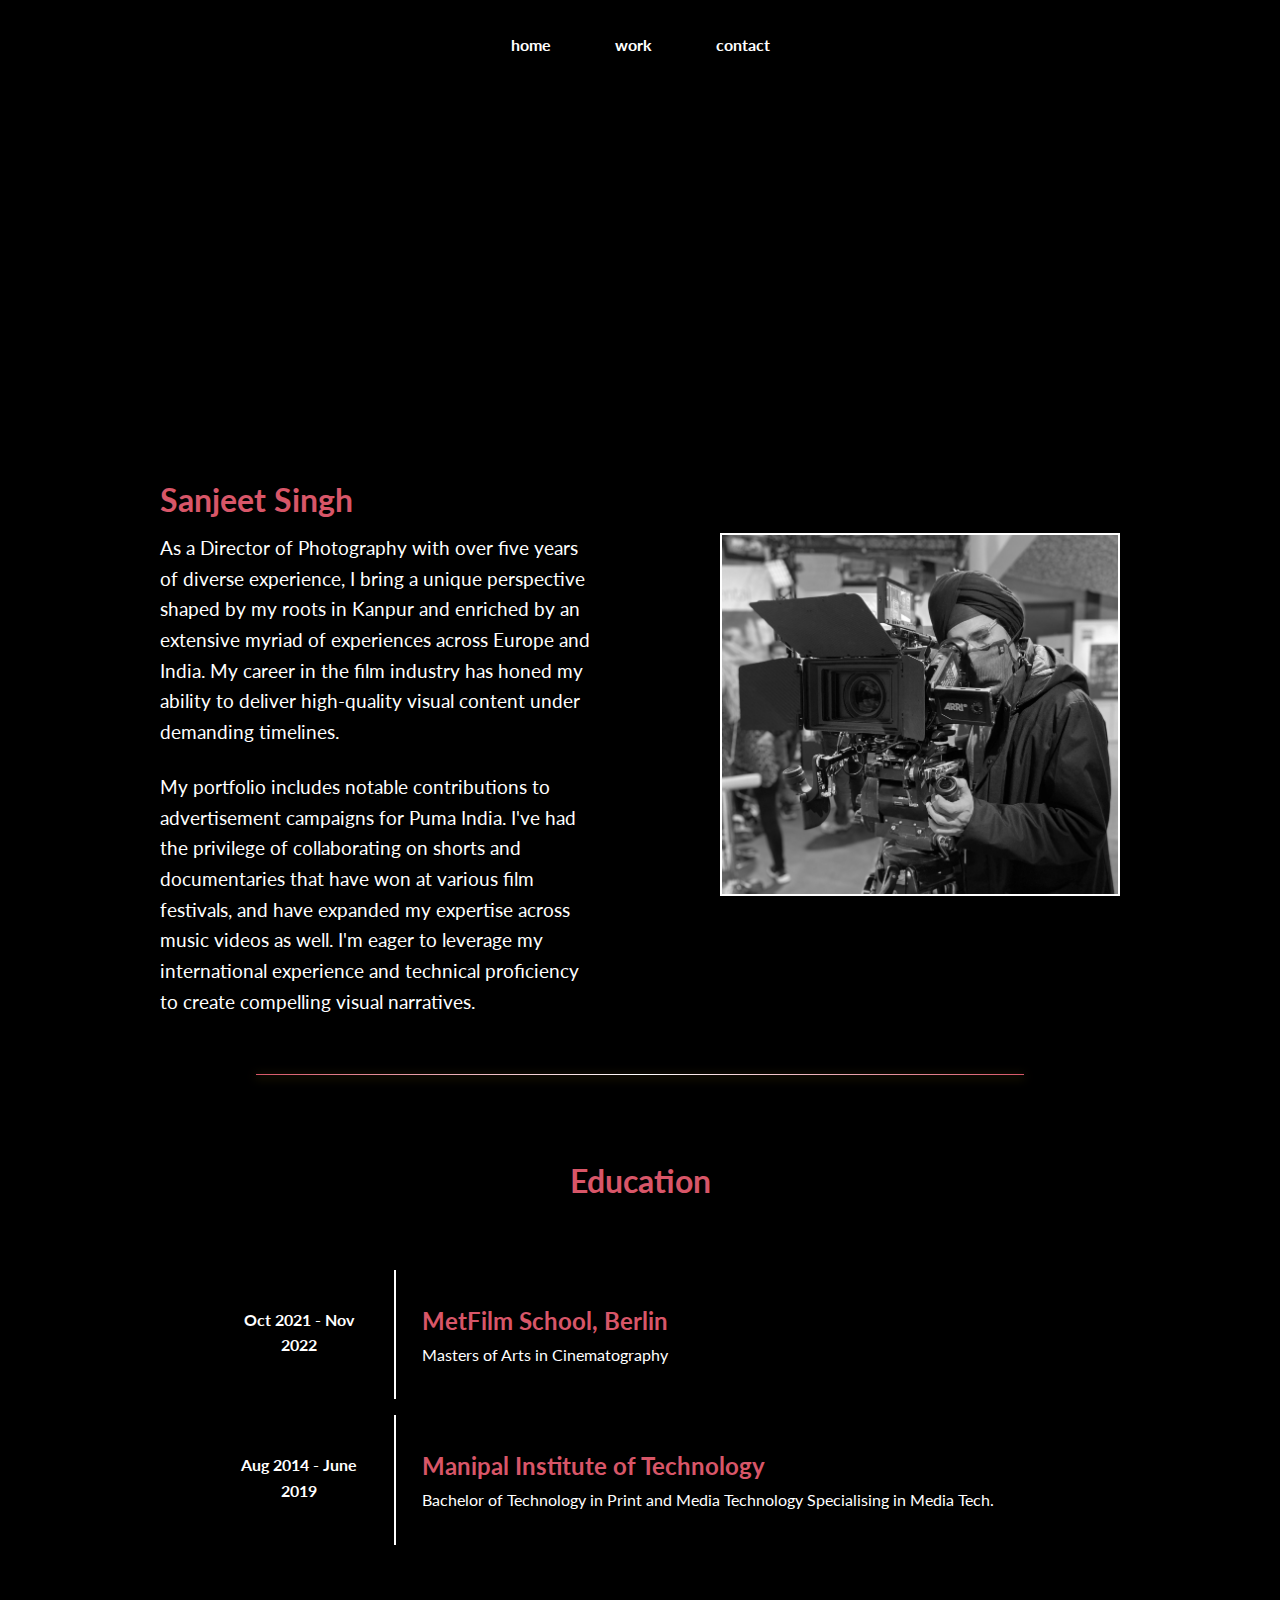
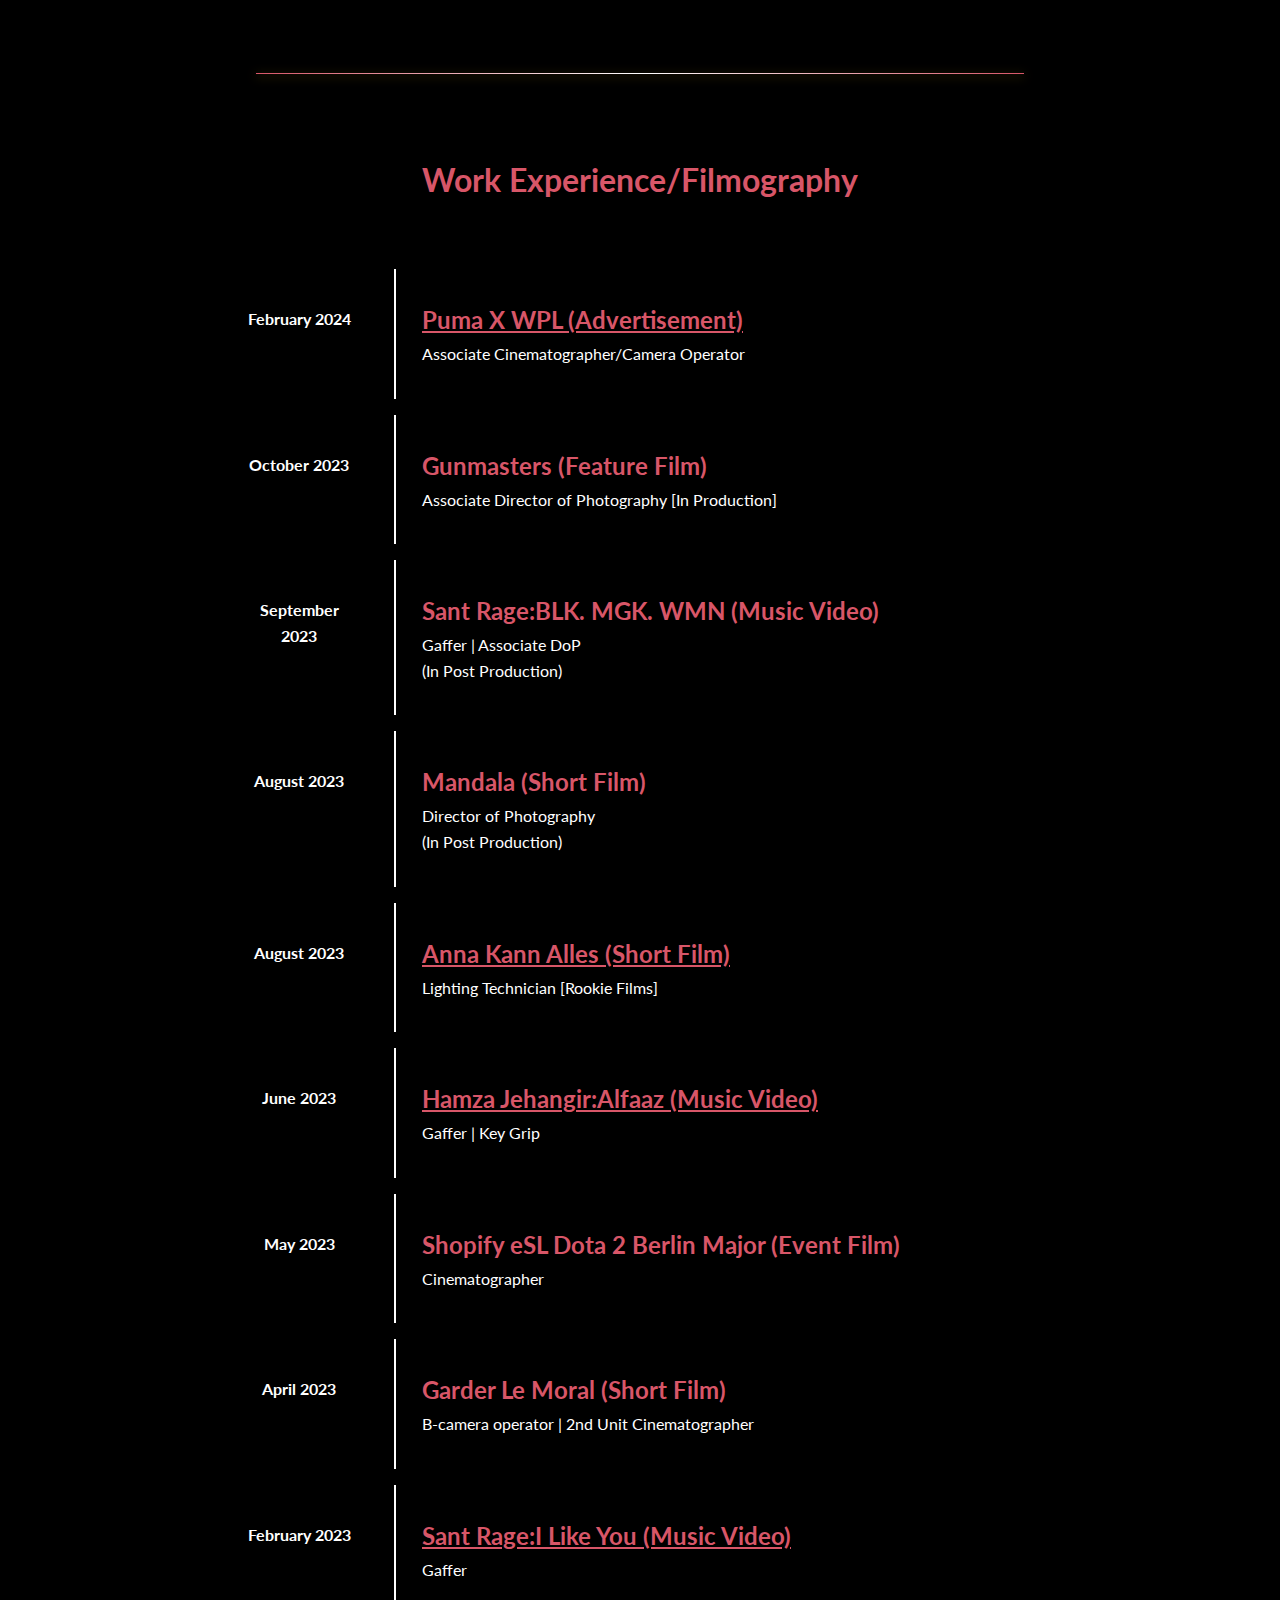
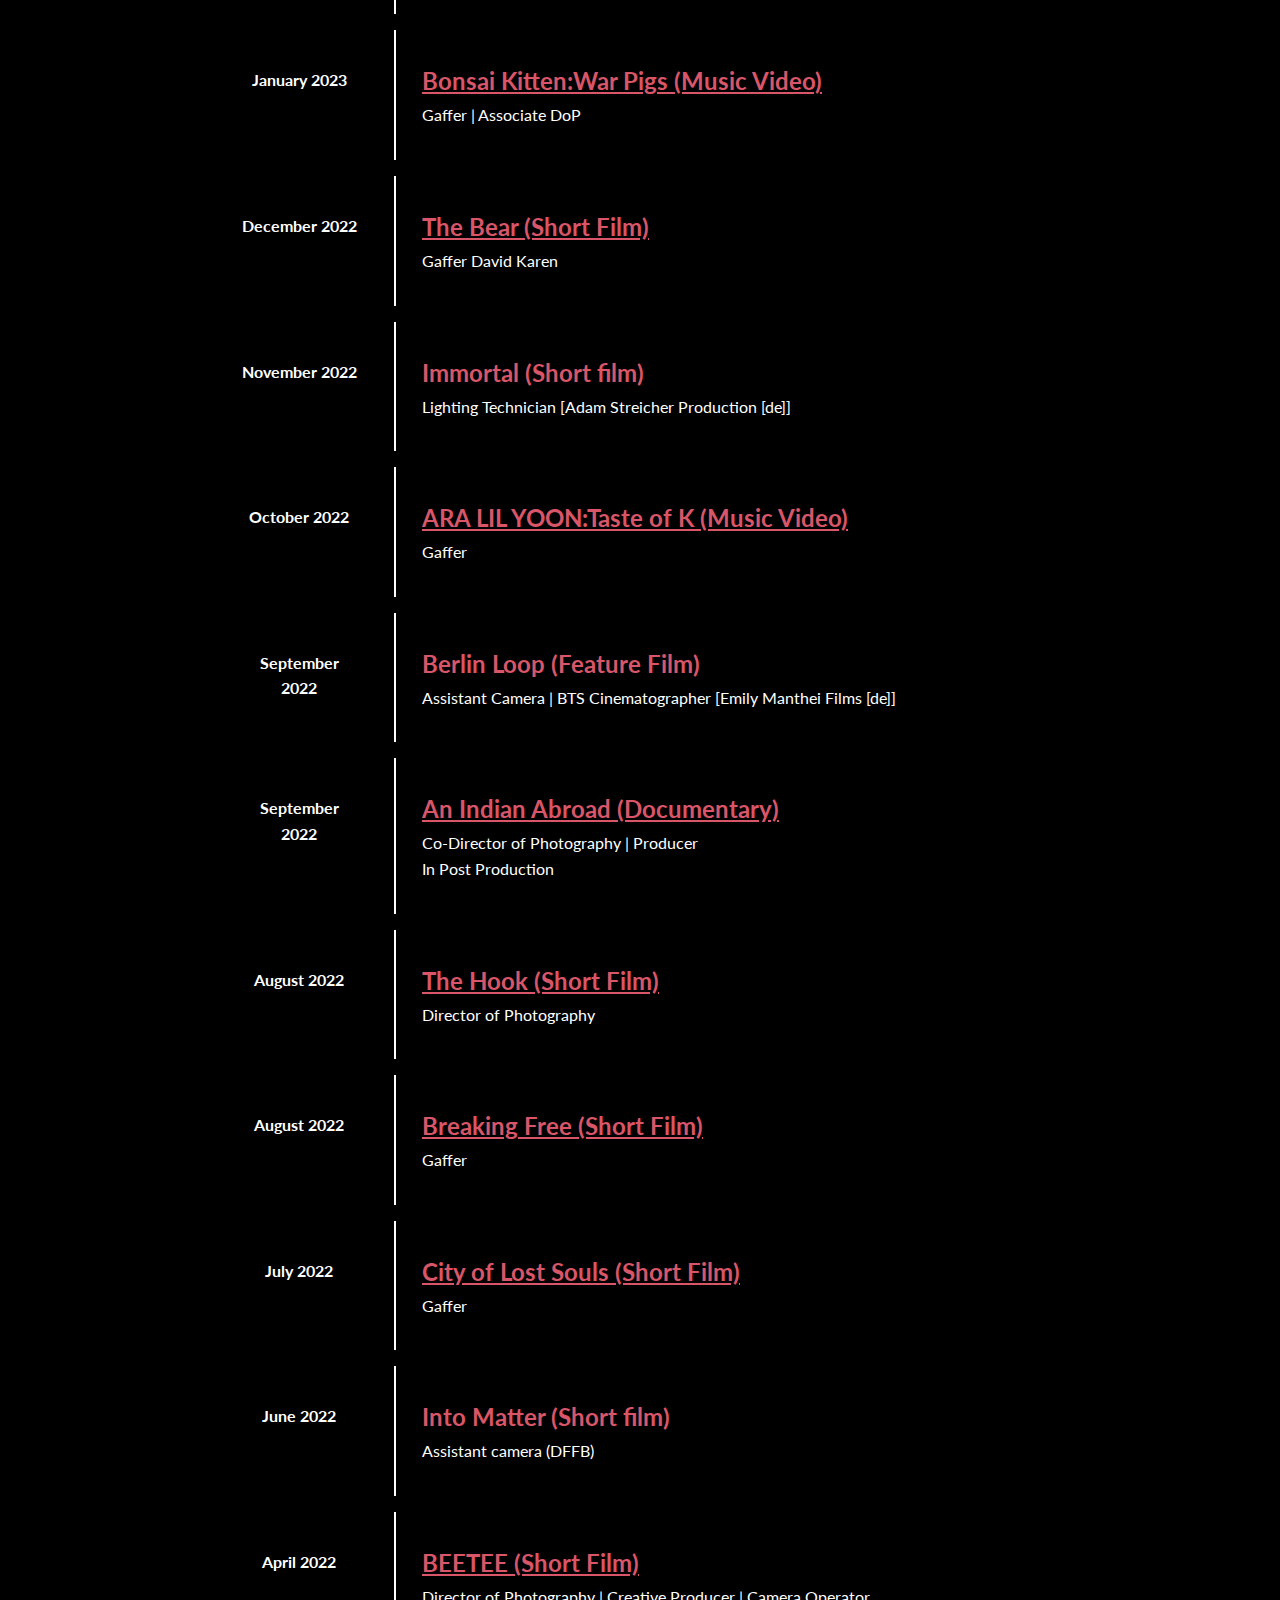
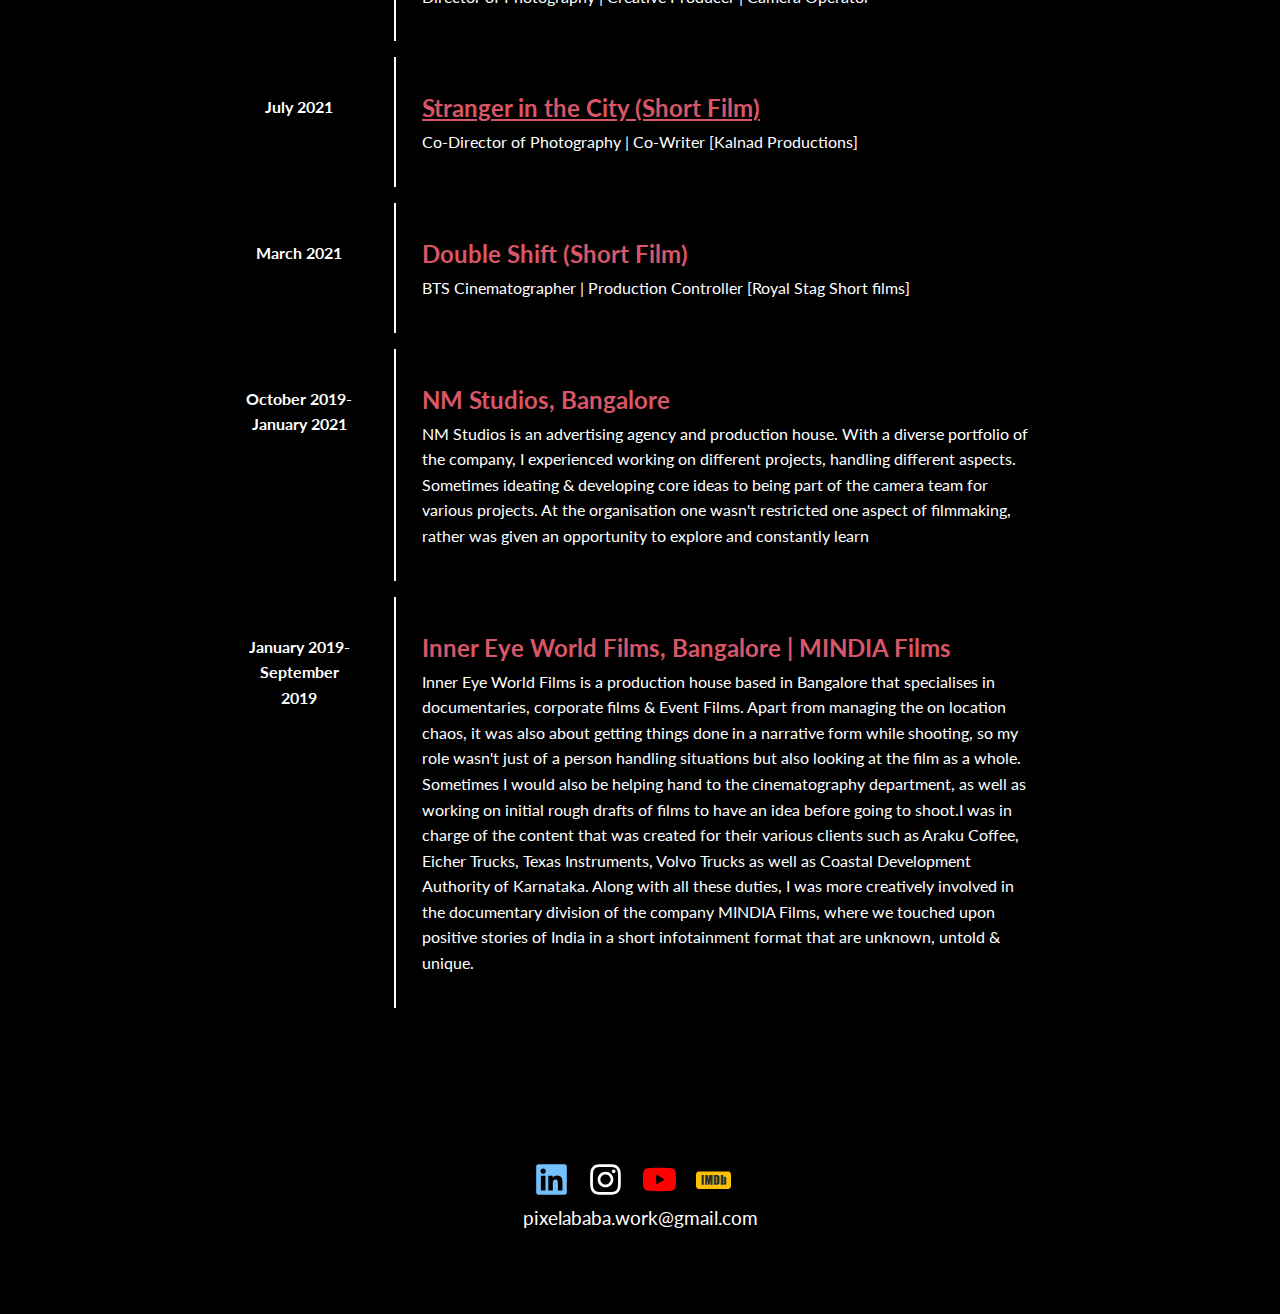
<file: index.html>
<!DOCTYPE html>
<html lang="en">
    <head>
        <meta charset="UTF-8">
        <meta name="viewport" content="width=device-width, initial-scale=1.0">
        <link rel="icon" type="image/x-icon" href="icons/icon.png">
        <title>Pixel_Baba</title>
        <link rel="stylesheet" href="styles.css">
        <script src="script.js" defer></script>
    </head>
<body>
    <header>
        <nav class="navbar">
            <div class="brand-container">
                <div class="brand-text">Pixel_Baba</div>
                <a href="#" class="toggle-button">
                    <span class="bar"></span>
                    <span class="bar"></span>
                    <span class="bar"></span>
                </a>
            </div>
            <div class="navbar-links">
                <ul>
                    <li><a href="index.html">home</a></li>
                    <li><a href="work.html">work</a></li>
                    <li><a href="contact.html">contact</a></li>
                </ul>
            </div>
        </nav>
    </header>
        <div class="cv-video">
            <iframe src="https://www.youtube.com/embed/FKLfUNrqGhU?autoplay=1&mute=1" frameborder="0" allowfullscreen></iframe>
        </div>
        <div class="cv">
            <h2>Sanjeet Singh</h2>
            <div class="cv-content">
                <div class="cv-text">
                    <p>As a Director of Photography with over five years of diverse experience, I bring a unique perspective shaped by my roots in Kanpur and enriched by an extensive myriad of experiences across Europe and India. My career in the film industry has honed my ability to deliver high-quality visual content under demanding timelines.</p>

                    <p>My portfolio includes notable contributions to advertisement campaigns for Puma India. I've had the privilege of collaborating on shorts and documentaries that have won at various film festivals, and have expanded my expertise across music videos as well. I'm eager to leverage my international experience and technical proficiency to create compelling visual narratives.</p>
                </div>
                <div class="cv-photo">
                    <img src="pfp.jpg" alt="Pixel_Baba">
                </div>
            </div>
        </section>
        <hr>
        
<div class="education">
        <h2>Education</h2> 
        <div class="timeline">
            <div class="timeline-item">
                <div class="timeline-date"> Oct 2021 - Nov 2022</div>
                <div class="timeline-content">
                    <h3 class="timeline-title">MetFilm School, Berlin</h3>
                    <p class="timeline-description"> Masters of Arts in Cinematography</p>
                </div>
            </div>
            <div class="timeline-item">
                <div class="timeline-date"> Aug 2014 - June 2019</div>
                <div class="timeline-content">
                    <h3 class="timeline-title">Manipal Institute of Technology</h3>
                    <p class="timeline-description"> Bachelor of Technology in Print and Media 
                        Technology Specialising in Media Tech.</p>
                </div>
            </div>

        </div>
    </div>
</section>
<hr>

<div class="experience">
    <h2>Work Experience/Filmography</h2>
    <div class="timeline">
        
        <div class="timeline-item">
            <div class="timeline-date">February 2024</div>
            <div class="timeline-content">
                <h3 class="timeline-title"><a href="https://www.youtube.com/watch?v=ijBkxu_w7ds&ab_channel=PUMA" target="_blank">Puma X WPL (Advertisement)</a></h3>
                <p class="timeline-description">Associate Cinematographer/Camera Operator</p>
            </div>
        </div>
        <div class="timeline-item">
            <div class="timeline-date"> October 2023</div>
            <div class="timeline-content">
                <h3 class="timeline-title"> Gunmasters (Feature Film)</h3>
                <p class="timeline-description"> Associate Director of Photography [In Production]</p>
            </div>
        </div>
        <div class="timeline-item">
            <div class="timeline-date"> September 2023</div>
            <div class="timeline-content">
                <h3 class="timeline-title"> Sant Rage:BLK. MGK. WMN (Music Video)</h3>
                <p class="timeline-description"> Gaffer | Associate DoP</p>
                <p class="timeline-description"> (In Post Production)</p>
            </div>
        </div>
        <div class="timeline-item">
            <div class="timeline-date">August 2023</div>
            <div class="timeline-content">
                <h3 class="timeline-title"> Mandala (Short Film)</h3>
                <p class="timeline-description"> Director of Photography</p>
                <p class="timeline-description"> (In Post Production)</p>
            </div>
        </div>
        <div class="timeline-item">
            <div class="timeline-date">August 2023</div>
            <div class="timeline-content">
                <h3 class="timeline-title"><a href="https://vimeo.com/942259912" target="_blank">Anna Kann Alles (Short Film)</a></h3>
                <p class="timeline-description">  Lighting Technician [Rookie Films]</p>
            </div>
        </div>
        <div class="timeline-item">
            <div class="timeline-date"> June 2023</div>
            <div class="timeline-content">
                <h3 class="timeline-title"><a href="https://vimeo.com/857515363" target="_blank">Hamza Jehangir:Alfaaz (Music Video)</a></h3>
                <p class="timeline-description"> Gaffer | Key Grip</p>
            </div>
        </div>
        <div class="timeline-item">
            <div class="timeline-date">May 2023</div>
            <div class="timeline-content">
                <h3 class="timeline-title"> Shopify eSL Dota 2 Berlin Major (Event Film)</h3>
                <p class="timeline-description"> Cinematographer</p>
            </div>
        </div>
        <div class="timeline-item">
            <div class="timeline-date">  April 2023</div>
            <div class="timeline-content">
                <h3 class="timeline-title"> Garder Le Moral (Short Film)</h3>
                <p class="timeline-description">B-camera operator | 2nd Unit Cinematographer</p>
            </div>
        </div>        <div class="timeline-item">
            <div class="timeline-date">February 2023</div>
            <div class="timeline-content">
                <h3 class="timeline-title"><a href="https://vimeo.com/797469673" target="_blank"> Sant Rage:I Like You (Music Video)</a></h3>
                <p class="timeline-description">Gaffer</p>
            </div>
        </div>        
        <div class="timeline-item">
            <div class="timeline-date"> January 2023</div>
            <div class="timeline-content">
                <h3 class="timeline-title"><a href="https://www.youtube.com/watch?v=MWtUjQxm3zE&ab_channel=BONSAIKITTEN" target="_blank"> Bonsai Kitten:War Pigs (Music Video)</a> </h3>
                <p class="timeline-description">  Gaffer | Associate DoP</p>
            </div>
        </div>        
        <div class="timeline-item">
            <div class="timeline-date"> December 2022</div>
            <div class="timeline-content">
                <h3 class="timeline-title"> <a href="https://www.youtube.com/watch?v=baa9ztyBvFE&ab_channel=DavidKoren" target="_blank">The Bear (Short Film)</a></h3>
                <p class="timeline-description"> Gaffer David Karen</p>
            </div>
        </div>        
        <div class="timeline-item">
            <div class="timeline-date"> November 2022</div>
            <div class="timeline-content">
                <h3 class="timeline-title"> Immortal (Short film)</h3>
                <p class="timeline-description"> Lighting Technician [Adam Streicher 
                    Production [de]]</p>
            </div>
        </div>        
        <div class="timeline-item">
            <div class="timeline-date"> October 2022</div>
            <div class="timeline-content">
                <h3 class="timeline-title"><a href="https://vimeo.com/854133291" target="_blank">ARA LIL YOON:Taste of K (Music Video)</a></h3>
                <p class="timeline-description">Gaffer</p>
            </div>
        </div>        
        <div class="timeline-item">
            <div class="timeline-date"> September 2022</div>
            <div class="timeline-content">
                <h3 class="timeline-title"> Berlin Loop (Feature Film)</h3>
                <p class="timeline-description">Assistant Camera | BTS 
                    Cinematographer [Emily Manthei Films [de]]</p>
            </div>
        </div>        
        <div class="timeline-item">
            <div class="timeline-date"> September 2022</div>
            <div class="timeline-content">
                <h3 class="timeline-title"><a href="https://www.youtube.com/watch?v=07-7KK4Ipsg&t=65s&ab_channel=PixelBaba" target="_blank"> An Indian Abroad (Documentary)</a></h3>
                <p class="timeline-description">Co-Director of Photography | Producer</p>
                <p class="timeline-description">In Post Production</p>

            </div>
        </div>        
        <div class="timeline-item">
            <div class="timeline-date">August 2022</div>
            <div class="timeline-content">
                <h3 class="timeline-title"><a href="https://vimeo.com/840843407" target="_blank">The Hook (Short Film)</a></h3>
                <p class="timeline-description">Director of Photography</p>
            </div>
        </div>        
        <div class="timeline-item">
            <div class="timeline-date">August 2022</div>
            <div class="timeline-content">
                <h3 class="timeline-title"><a href="https://vimeo.com/766804636" target="_blank">Breaking Free (Short Film)</a></h3>
                <p class="timeline-description"> Gaffer</p>
            </div>
        </div>        
        <div class="timeline-item">
            <div class="timeline-date">July 2022</div>
            <div class="timeline-content">
                <h3 class="timeline-title"> <a href="https://vimeo.com/794178609" target="_blank">City of Lost Souls (Short Film)</a> </h3>
                <p class="timeline-description"> Gaffer</p>
            </div>
        </div>        
        <div class="timeline-item">
            <div class="timeline-date">June 2022</div>
            <div class="timeline-content">
                <h3 class="timeline-title">Into Matter (Short film)</h3>
                <p class="timeline-description">Assistant camera (DFFB)</p>
            </div>
        </div>        
        <div class="timeline-item">
            <div class="timeline-date">April 2022</div>
            <div class="timeline-content">
                <h3 class="timeline-title"> <a href="https://www.youtube.com/watch?v=nYOQNKLQn4A&ab_channel=PixelBaba" target="_blank">BEETEE (Short Film)</a></h3>
                <p class="timeline-description">Director of Photography | Creative Producer | 
                    Camera Operator</p>
            </div>
        </div>        
        <div class="timeline-item">
            <div class="timeline-date">July 2021</div>
            <div class="timeline-content">
                <h3 class="timeline-title"><a href="https://vimeo.com/758652647" target="_blank">Stranger in the City (Short Film)</a></h3>
                <p class="timeline-description">Co-Director of Photography |  
                    Co-Writer [Kalnad Productions]</p>
            </div>
        </div>        
        <div class="timeline-item">
            <div class="timeline-date">  March 2021</div>
            <div class="timeline-content">
                <h3 class="timeline-title">Double Shift (Short Film)</h3>
                <p class="timeline-description">BTS Cinematographer | Production 
                    Controller [Royal Stag Short films]</p>
            </div>
        </div>
       
        <div class="timeline-item">
            <div class="timeline-date"> October 2019-January 2021</div>
            <div class="timeline-content">
                <h3 class="timeline-title">NM Studios, Bangalore</h3>
                <p class="timeline-description">NM Studios is an advertising agency and production house. With a diverse 
                    portfolio of the company, I experienced working on different projects, handling 
                    different aspects. Sometimes ideating & developing core ideas to being part of 
                    the camera team for various projects. At the organisation one wasn't restricted 
                    one aspect of filmmaking, rather was given an opportunity to explore and 
                    constantly learn</p>
            </div>
        </div>

        <div class="timeline-item">
            <div class="timeline-date"> January 2019-September 2019</div>
            <div class="timeline-content">
                <h3 class="timeline-title"> Inner Eye World Films, Bangalore | MINDIA 
                    Films</h3>
                <p class="timeline-description">  Inner Eye World Films is a production house based in Bangalore that specialises 
                    in documentaries, corporate films & Event Films. Apart from managing the on
                    location chaos, it was also about getting things done in a narrative form while 
                    shooting, so my role wasn't just of a person handling situations but also looking 
                    at the film as a whole. Sometimes I would also be helping hand to the 
                    cinematography department, as well as working on initial rough drafts of films 
                    to have an idea before going to shoot.I was in charge of the content that was 
                    created for their various clients such as Araku Coffee, Eicher Trucks, Texas 
                    Instruments, Volvo Trucks as well as Coastal Development Authority of 
                    Karnataka. 
                    Along with all these duties, I was more creatively involved in the documentary 
                    division of the company MINDIA Films, where we touched upon positive stories 
                    of India in a short infotainment format that are unknown, untold & unique. 
                    </p>
            </div>
        </div>
    </div>
</div>
</section>
    
<footer>
    <div class="social-links">
        <a href="https://www.linkedin.com/in/pixel-baba" target="_blank">
            <img src="icons/linkedin.svg" alt="LinkedIn" width="35" height="35">
        </a>
        <a href="https://www.instagram.com/pixel_baba" target="_blank">
            <img src="icons/instagram.svg" alt="Instagram" width="35" height="35">
        </a>
        <a href="https://www.youtube.com/@Pixel_Baba99" target="_blank">
            <img src="icons/youtube.svg" alt="YouTube" width="35" height="35">
        </a>
        <a href="https://www.imdb.com/name/nm14204700/?ref_=ttfc_fc_cr" target="_blank">
            <img src="icons/imdb.png" alt="IMDb" width="35" height="35">
        </a>
        <p>pixelababa.work@gmail.com</p>
    </div>
</footer>
    
</body>
</html>
</file>
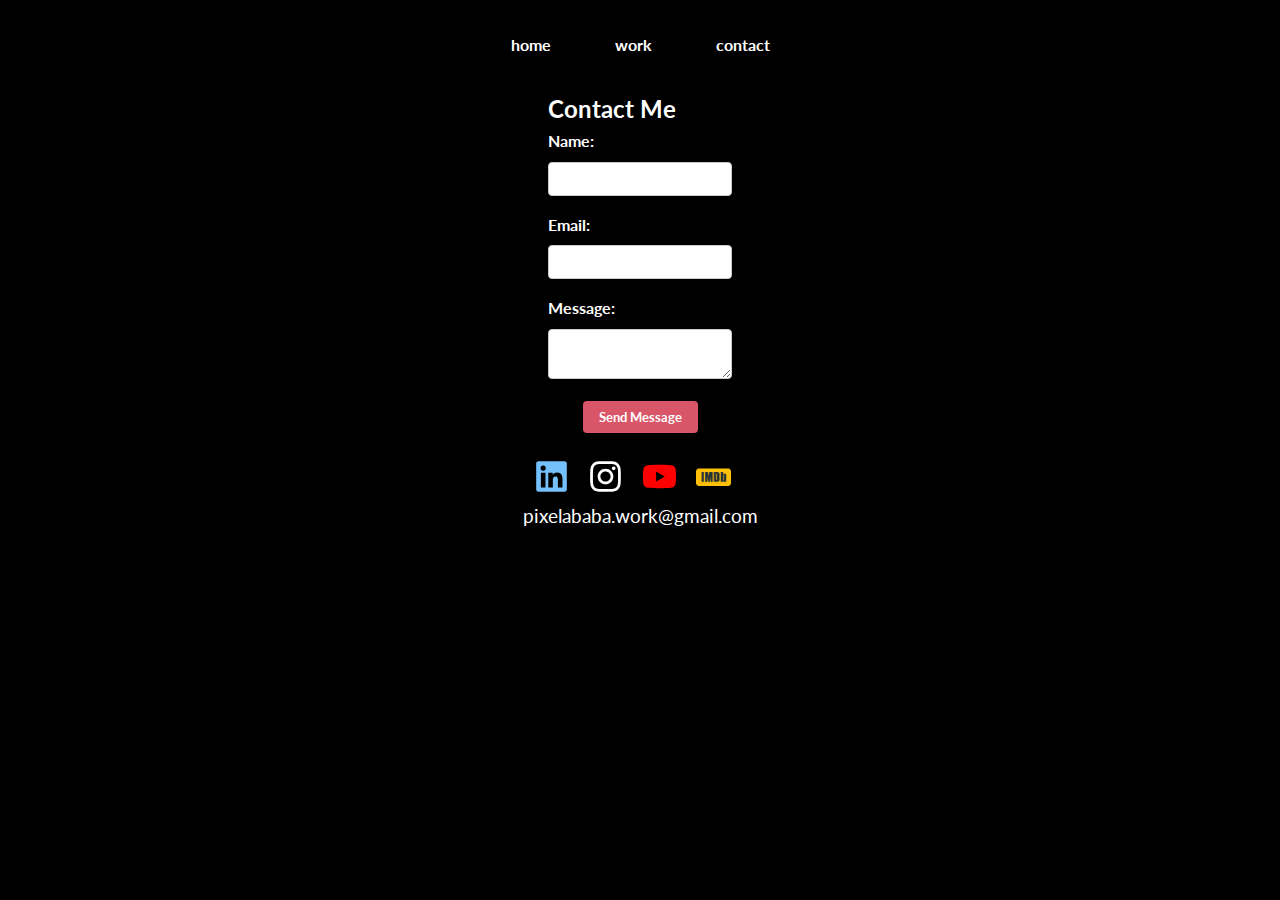
<file: contact.html>
<!DOCTYPE html>
<html lang="en">
<head>
    <meta charset="UTF-8">
    <meta name="viewport" content="width=device-width, initial-scale=1.0">
    <link rel="icon" type="image/x-icon" href="icons/icon.png">
    <title>Pixel_Baba</title>
    <link rel="stylesheet" href="styles.css">
    <script src="script.js" defer></script>
</head>
<body>
    <header>
        <nav class="navbar">
            <div class="brand-container">
                <div class="brand-text">Pixel_Baba</div>
                <a href="#" class="toggle-button">
                    <span class="bar"></span>
                    <span class="bar"></span>
                    <span class="bar"></span>
                </a>
            </div>
            <div class="navbar-links">
                <ul>
                    <li><a href="index.html">home</a></li>
                    <li><a href="work.html">work</a></li>
                    <li><a href="contact.html">contact</a></li>
                </ul>
            </div>
        </nav>
    </header>

    <section id="contact">
        <h2>Contact Me</h2>
        <form name="contact" method="POST" netlify>
            <input type="hidden" name="form-name" value="contact">
            <div>
                <label for="name">Name:</label>
                <input type="text" id="name" name="name" required>
            </div>
            <div>
                <label for="email">Email:</label>
                <input type="email" id="email" name="email" required>
            </div>
            <div>
                <label for="message">Message:</label>
                <textarea id="message" name="message" required></textarea>
            </div>
            <button type="submit">Send Message</button>
        </form>
    </section>
    
    <footer>
        <div class="social-links">
            <a href="https://www.linkedin.com/in/pixel-baba" target="_blank">
                <img src="icons/linkedin.svg" alt="LinkedIn" width="35" height="35">
            </a>
            <a href="https://www.instagram.com/pixel_baba" target="_blank">
                <img src="icons/instagram.svg" alt="Instagram" width="35" height="35">
            </a>
            <a href="https://www.youtube.com/@Pixel_Baba99" target="_blank">
                <img src="icons/youtube.svg" alt="YouTube" width="35" height="35">
            </a>
            <a href="https://www.imdb.com/name/nm14204700/?ref_=ttfc_fc_cr" target="_blank">
                <img src="icons/imdb.png" alt="IMDb" width="35" height="35">
            </a>
            <p>pixelababa.work@gmail.com</p>
        </div>
    </footer>
    
</body>
</html>
</file>
<file: styles.css>
@import url('https://fonts.googleapis.com/css2?family=Lato:wght@400;700&display=swap');
* {
    margin: 0;
    padding: 0;
    box-sizing: border-box;
}
body {
    font-family: 'Lato', sans-serif;
    line-height: 1.6;
    background-color: #000;
    color: #fff;
    display: flex;
    flex-direction: column;
    align-items: center;
    min-height: 100vh;
}

.container {
    width: 100%;
    max-width: 1400px;
    margin: 0 auto;
    padding: 0 20px;
    box-sizing: border-box;
}

.navbar {
    display: flex;
    justify-content: space-between;
    align-items: center;
    background-color: #000;
    color: white;
    padding: 1rem 2rem;
}

.brand-container {
    display: flex;
    align-items: center;
}

.brand-text {
    display: none;
    font-size: 1.2rem;
    font-weight: bold;
    margin-right: 1rem;
}

.navbar-links ul {
    margin: 0;
    padding: 0;
    display: flex;
}

.navbar-links li {
    list-style: none;
}

.navbar-links li a {
    text-decoration: none;
    color: white;
    padding: 1rem;
    display: block;
}

.toggle-button {
    display: none;
    flex-direction: column;
    justify-content: space-between;
    width: 30px;
    height: 21px;
    cursor: pointer;
}

.toggle-button .bar {
    height: 3px;
    width: 100%;
    background-color: white;
    border-radius: 10px;
}

.cv, .work, .education, .experience, .contact {
    width: 100%;
    max-width: 1200px;
    margin: 2rem auto;
    padding: 2rem;
    box-sizing: border-box;
}

nav ul {
    list-style: none;
    display: flex;
    justify-content: center;
}
nav ul li {
    margin: 0 1rem;
}
nav ul li a {
    color: inherit;
    text-decoration: underline;
    font-weight: bold;
}
nav ul li a:hover {
    text-decoration: underline;
}
.cv {
    padding: 2rem;
    background: #000000;
    margin: 2rem auto;
    width: 80%;
    border-radius: 8px;
    font-family: 'Lato', sans-serif;
    font-size: 1rem;
}
.cv h2 {
    font-size: 2rem;
    text-align: left;
    color: #d85668;
    margin-bottom: 0.5rem;
}

.cv-video {
    position: relative;
    width: 100%;
    padding-bottom: 25%;
    height: 0;
    overflow: hidden;
    max-width: 1000px;
    margin: 0 auto; 
}

.cv-video iframe {
    position: absolute;
    top: 0;
    left: 0;
    width: 100%;
    height: 100%;
}

.cv-content {
    display: flex;
    flex-direction: row;
    justify-content: flex-start;
}
.cv-text {
    max-width: 600px;
    text-align: left;
}
.cv-text h3 {
    margin-bottom: 1rem;
    font-size: 1.5rem;
    color: #d85668;
}
.cv-text {
    font-size: 1.2rem
}
.cv-text p {
    margin-bottom: 1.5rem;
    font-size: 1.2rem;
    color: #fff;
}
.cv-text ul {
    list-style-type: disc;
    padding-left: 1.5rem;
}
.cv-text ul li {
    margin-bottom: 0.5rem;
    font-size: 1rem;
    color: #fff;
}
.cv-text a {
    color: inherit;
    text-decoration: underline;
    margin-right: 0px;
}
.cv-photo {
    flex: 0 0 auto;
}
.cv-photo img {
    width: 100%;
    height: auto;
    max-width: 400px;
    border: 2px solid #fff;
    margin-left: 120px;
}
hr {
    border: 0;
    height: 1px;
    background: linear-gradient(to right, #d85668, #ffffff, #d85668);
    margin: 2rem auto 3rem;
    width: 80%;
    box-shadow: 0 2px 10px rgba(255, 205, 0, 0.5);
}
.work {
    padding: 2rem;
    text-align: center;
    margin: 2rem auto;
    width: 80%;
    border-radius: 8px;
    font-family: 'Lato', sans-serif;
}
.work h1 {
    text-align: center;
    color: #d85668;
    font-size: 2rem;
    padding-bottom: 1rem;
}
.work-item {
    position: relative;
    margin-bottom: 20px;
}
.work-item::after {
    content: "";
    display: block;
    height: 2px;
    width: 100%;
    margin-top: 20px;
    background: linear-gradient(to right, #d85668, #ffffff, #d85668);
    margin-bottom: 50px;
}
.work-item h2 {
    text-align: center;
    font-size: 2rem;
}
.work-video {
    position: relative;
    width: 100%;
    padding-bottom: 56.25%;
    height: 0;
    overflow: hidden;
    margin-bottom: 0; 
    max-width: 800px;
    margin-left: auto;
    margin-right: auto;
}

.work-video iframe {
    position: absolute;
    top: 0;
    left: 0;
    width: 100%;
    height: 100%;
}
.work-images h2{
    text-align: center;
    margin-bottom: 1rem;
}
.work-images {
    display: flex;
    justify-content: center;
    gap: 20px; 
    flex-wrap: wrap; 
}

.work-images img {
    max-width: 100%; 
    height: auto; 
}

.work-images img:first-child,
.work-images img:nth-child(2) {
    max-width: 45%;
}

.work-images img:last-child {
    max-width: 60%;
}

.synopsis,
.additional-links,
.awards {
    margin-bottom: 1.5rem;
}
.synopsis h3 {
    font-size: 2rem;
    margin-bottom: 0.5rem;
    text-align: left;
    color: #d85668;
}
.synopsis p {
    margin-bottom: 1.5rem;
    font-size: 1.2rem;
    color: #fff;
    text-align: left;
}
.awards h3 {
    margin-bottom: 0.5rem;
    text-align: center;
    color: #d85668;
}
.awards-images {
    display: flex;
    justify-content: centre;
    gap: 20px;
}
.additional-links h3 {
    color: #d85668;
    margin-bottom: 0.5rem;
}
.additional-links a {
    margin-right: 15px;
    text-decoration: none;
    color: #ffffff;
}
.education h2 {
    color: #d85668;
    font-size: 2rem;
    text-align: center;
    margin-bottom: 10px;
}
.education h3 {
    color: #d85668;
}
.experience {
    background: #000000;
    border-radius: 8px;
    font-family: 'Lato', sans-serif;
}
.experience h2 {
    color: #d85668;
    font-size: 2rem;
    text-align: center;
    margin-bottom: 10px;
}
.experience h3 {
    color: #d85668;
}
.timeline {
    width: 100%;
    max-width: 1200px;
    margin: 2rem auto;
    padding: 1rem 0;
    box-sizing: border-box;
}

.timeline-item {
    display: flex;
    flex-direction: row;
    align-items: flex-start;
    padding: 1rem 2rem;
    margin: 1rem 0;
    position: relative;
}
.timeline-title a {
    color: inherit;
    text-decoration: underline;
}
.timeline-title a:hover {
    text-decoration: underline;
}
.timeline-item::before {
    content: '';
    position: absolute;
    top: 0;
    bottom: 0;
    left: calc(150px + 2rem + 20px);
    width: 2px;
    background-color: #ffffff;
}
.timeline-date {
    flex: 0 0 150px;
    padding: 1rem;
    color: #ffffff;
    text-align: center;
    border-radius: 8px;
    font-size: 1rem; 
    font-weight: bold;
    margin-right: 2rem; 
    margin-top: 5px; 
}
.timeline-content {
    padding: 1rem;
    border-radius: 8px;
    flex-grow: 1; 
    text-align: left;
}
.timeline-title {
    font-size: 1.5rem;
    margin: 0 0 0.1rem;
}
.timeline-description {
    font-size: 1rem;
    margin: 0;
}
.timeline-marker {
    content: '';
    position: absolute;
    top: 50%;
    left: calc(150px + 2rem);
    width: 14px;
    height: 14px;
    background-color: #d85668;
    border-radius: 50%;
    transform: translateY(-50%);
    border: 2px solid #000;
}
body {
    margin: 0;
    padding: 0;
}
.contact {
    padding: 2rem;
    background: #000000;
    margin: 2rem auto;
    width: 80%;
    border-radius: 8px;
    font-family: 'Lato', sans-serif;
    color: #fff;
    text-align: center;
}
.contact h2 {
    font-size: 2rem;
    color: #d85668;
    margin-bottom: 1rem;
    text-align: center;
}
form {
    display: flex;
    flex-direction: column;
    align-items: center;
}
form div {
    margin-bottom: 1rem;
    width: 100%;
    max-width: 400px;
    text-align: left;
}
form label {
    display: block;
    font-weight: bold;
    margin-bottom: 0.5rem;
    
}
form input,
form textarea {
    width: 100%;
    padding: 0.5rem;
    border-radius: 4px;
    border: 1px solid #ccc;
    font-family: inherit;
}
form button {
    background-color: #d85668;
    color: #fff;
    padding: 0.5rem 1rem;
    border: none;
    border-radius: 4px;
    cursor: pointer;
    font-family: inherit;
    font-weight: bold;
    transition: background-color 0.3s ease;
}
form button:hover {
    background-color: #b13b4c;
}

footer {
    width: 100%;
    padding: 1rem 0;
    background: #000;
    color: #fff;
    text-align: center;
    box-sizing: border-box;
}
footer p {
    margin: 0;
    font-size: 1.2rem;
}
footer .social-links {
    margin-top: 10px;
}
footer .social-links a {
    margin-right: 15px;
    text-decoration: none;
    color: #ffffff;
}
@media screen and (max-width: 768px) {
    .cv, .work, .education, .experience, .contact, .timeline {
        width: 95%;
        padding: 1rem;
    }

    .cv-video {
        width: 100%;
        max-width: none;
        margin: 0;
        padding-bottom: 56.25%;
    }

    .cv-content {
        flex-direction: column;
    }

    .cv-photo img {
        max-width: 100%;
        margin-left: 0;
        margin-top: 1rem;
    }

    .timeline {
        width: 95%;
    }

    .timeline-item {
        flex-direction: column;
        padding: 1rem;
    }

    .timeline-item::before {
        left: 0;
        top: auto;
        bottom: 0;
        width: 100%;
        height: 2px;
    }

    .timeline-date {
        flex: 0 0 auto;
        margin-right: 0;
        margin-bottom: 0.5rem;
        text-align: left;
        padding: 0.5rem 0;
    }

    .timeline-marker {
        left: 0;
        top: auto;
        bottom: -7px;
    }

    .timeline-content {
        padding: 0.5rem 0 1.5rem 0;
    }

    nav ul {
        flex-direction: column;
    }

    nav ul li {
        margin: 0.5rem 0;
    }

    .contact {
        width: 95%;
    }
    .work-video {
        width: 100%;
        max-width: none;
        margin-left: 0;
        margin-right: 0;
    }
    .brand-text {
        display: block;
    }

    .toggle-button {
        display: flex;
    }

    .navbar-links {
        display: none;
        width: 100%;
    }

     .navbar {
        flex-wrap: wrap;
    }

    .navbar-links ul {
        width: 100%;
        flex-direction: column;
    }
    .brand-container {
        width: 100%;
        justify-content: space-between;
    }

    .navbar-links ul {
        width: 100%;
        flex-direction: column;
    }
    .navbar-links li {
        text-align: center;
    }

    .navbar-links li a {
        padding: .5rem 1rem;
    }

    .navbar-links.active {
        display: flex;
    }
}
</file>
